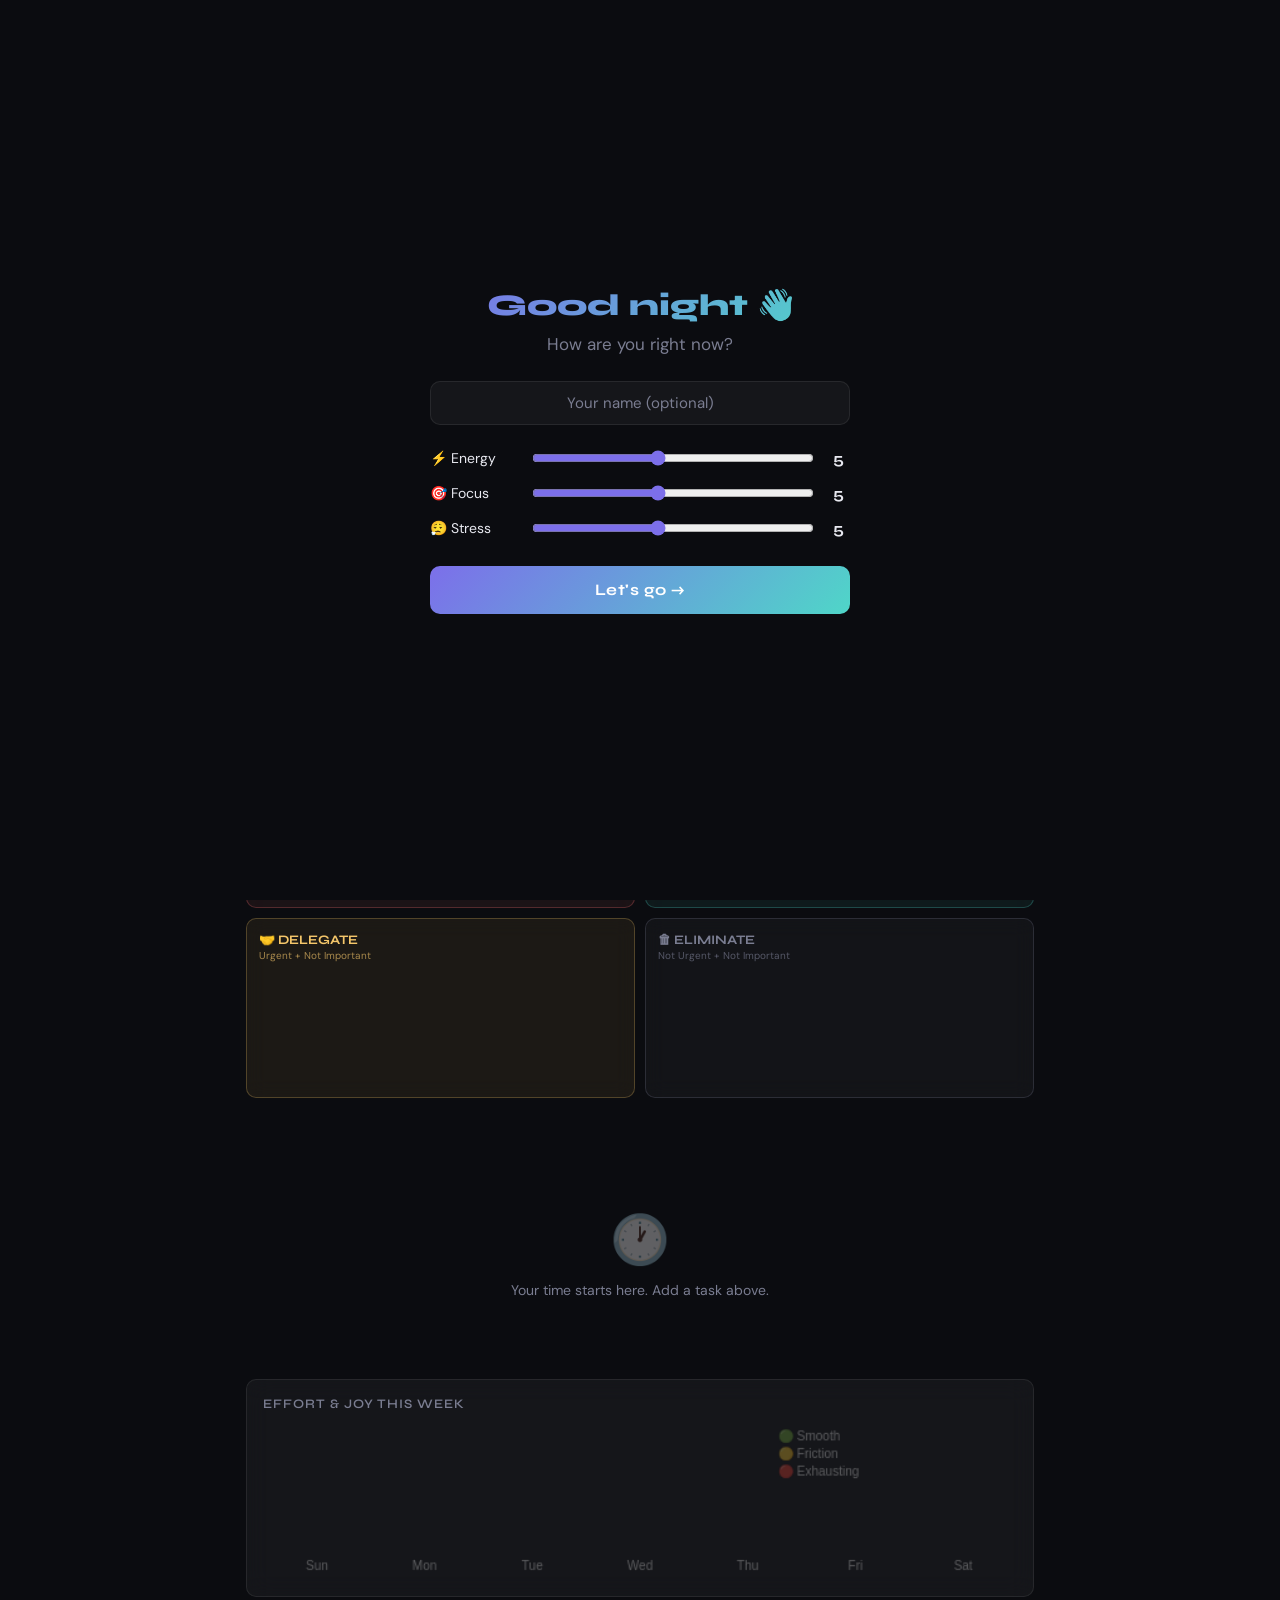
<file: index.html>
<!DOCTYPE html>
<html lang="en" data-theme="dark">
<head>
  <meta charset="UTF-8" />
  <meta name="viewport" content="width=device-width, initial-scale=1.0" />
  <title>MeTime+ — Your time. Your flow.</title>
  <link rel="preconnect" href="https://fonts.googleapis.com" />
  <link href="https://fonts.googleapis.com/css2?family=Syne:wght@400;600;700;800&family=DM+Sans:ital,wght@0,300;0,400;0,500;1,300&display=swap" rel="stylesheet" />
  <link rel="stylesheet" href="Style.css" />
</head>
<body>

  <!-- ============================================================
       ANIMATED BACKGROUND ORBS + PARTICLES
  ============================================================ -->
  <div id="bg-canvas" aria-hidden="true">
    <div class="orb orb1"></div>
    <div class="orb orb2"></div>
    <div class="orb orb3"></div>
    <svg id="particle-svg" xmlns="http://www.w3.org/2000/svg" aria-hidden="true"></svg>
  </div>

  <!-- Confetti canvas (sits above everything, pointer-events:none) -->
  <canvas id="confetti-canvas" aria-hidden="true"></canvas>

  <!-- ============================================================
       MOOD CHECK-IN OVERLAY  (full-screen, shown once per day)
  ============================================================ -->
  <div id="mood-overlay" class="mood-overlay" role="dialog" aria-modal="true" aria-label="Daily mood check-in" hidden>
    <div class="mood-content">
      <div class="mood-greeting" id="mood-greeting">Good morning 👋</div>
      <div class="mood-question">How are you right now?</div>
      <div class="mood-name-row">
        <input type="text" id="mood-name-input" class="mood-name-input"
               placeholder="Your name (optional)" maxlength="30" />
      </div>
      <div class="mood-sliders">
        <div class="mood-slider-row">
          <label for="mood-energy">⚡ Energy</label>
          <input type="range" id="mood-energy" min="1" max="10" value="5" />
          <span id="mood-energy-val">5</span>
        </div>
        <div class="mood-slider-row">
          <label for="mood-focus">🎯 Focus</label>
          <input type="range" id="mood-focus" min="1" max="10" value="5" />
          <span id="mood-focus-val">5</span>
        </div>
        <div class="mood-slider-row">
          <label for="mood-stress">😮‍💨 Stress</label>
          <input type="range" id="mood-stress" min="1" max="10" value="5" />
          <span id="mood-stress-val">5</span>
        </div>
      </div>
      <button class="mood-submit-btn" id="mood-submit">Let's go →</button>
    </div>
  </div>

  <!-- ============================================================
       MONK MODE OVERLAY  (full-screen focus)
  ============================================================ -->
  <div id="monk-overlay" class="monk-overlay" role="dialog" aria-modal="true"
       aria-label="Monk mode focus" hidden>
    <div class="monk-content">
      <div class="monk-label">MONK MODE</div>
      <div class="monk-task-title" id="monk-task-title">Select a task to focus on</div>
      <div id="monk-subtasks" class="monk-subtasks"></div>
      <!-- Pomodoro ring inside monk mode -->
      <div class="monk-pomo-wrap">
        <svg viewBox="0 0 160 160" xmlns="http://www.w3.org/2000/svg"
             class="pomo-svg" aria-label="Pomodoro timer ring">
          <circle class="ring-bg"   cx="80" cy="80" r="70"/>
          <circle class="ring-fill" id="monk-pomo-ring" cx="80" cy="80" r="70"/>
        </svg>
        <div class="pomo-time" id="monk-pomo-time">25:00</div>
      </div>
      <div class="monk-pomo-controls">
        <button class="pomo-btn start" id="monk-pomo-start">Start</button>
        <button class="pomo-btn"       id="monk-pomo-reset">Reset</button>
      </div>
      <button class="monk-exit-btn" id="monk-exit">Exit Monk Mode  (Esc)</button>
    </div>
  </div>

  <!-- ============================================================
       DONE WALL  (full-page view)
  ============================================================ -->
  <div id="done-wall" class="done-wall" hidden>
    <div class="done-wall-inner">
      <div class="done-wall-header">
        <button class="icon-btn" id="done-wall-back" aria-label="Back to app">← Back</button>
        <h2 class="done-wall-title">🏆 Done Wall</h2>
        <button class="celebrate-btn" id="celebrate-btn">Celebrate 🎉</button>
      </div>
      <!-- Lifetime stats card -->
      <div class="lifetime-stats-card" id="lifetime-stats"></div>
      <!-- Search inside done wall -->
      <input type="text" class="done-wall-search" id="done-wall-search"
             placeholder="Search completed tasks…" aria-label="Search done wall" />
      <div id="done-wall-list" class="done-wall-list" role="list"></div>
    </div>
  </div>

  <!-- ============================================================
       KEYBOARD SHORTCUTS MODAL
  ============================================================ -->
  <div id="kb-modal" class="modal-overlay" hidden
       role="dialog" aria-modal="true" aria-label="Keyboard shortcuts">
    <div class="modal-card kb-modal-card">
      <div class="modal-header">
        <h3>⌨ Keyboard Shortcuts</h3>
        <button class="icon-btn modal-close" data-close="kb-modal" aria-label="Close">✕</button>
      </div>
      <div class="kb-list">
        <div class="kb-row"><span>Focus task input</span>      <kbd>N</kbd></div>
        <div class="kb-row"><span>Search tasks</span>          <kbd>Ctrl+K</kbd></div>
        <div class="kb-row"><span>Toggle theme</span>          <kbd>T</kbd></div>
        <div class="kb-row"><span>Toggle Monk Mode</span>      <kbd>M</kbd></div>
        <div class="kb-row"><span>Toggle soundscape</span>     <kbd>S</kbd></div>
        <div class="kb-row"><span>Pomodoro start/pause</span>  <kbd>P</kbd></div>
        <div class="kb-row"><span>This help modal</span>       <kbd>?</kbd></div>
        <div class="kb-row"><span>Close any panel</span>       <kbd>Esc</kbd></div>
      </div>
      <button class="add-btn" onclick="closeModal('kb-modal')"
              style="width:100%;margin-top:16px">Got it</button>
    </div>
  </div>

  <!-- ============================================================
       DECAY DECISION MODAL
  ============================================================ -->
  <div id="decay-modal" class="modal-overlay" hidden
       role="dialog" aria-modal="true" aria-label="Dormant task decision">
    <div class="modal-card">
      <div class="modal-header">
        <h3>🌫 Dormant Task</h3>
        <button class="icon-btn modal-close" data-close="decay-modal" aria-label="Close">✕</button>
      </div>
      <p id="decay-modal-msg" class="decay-msg"></p>
      <div class="decay-actions">
        <button class="pomo-btn start"   id="decay-reschedule">📅 Reschedule</button>
        <button class="pomo-btn"         id="decay-keep">Keep It</button>
        <button class="pomo-btn del-btn" id="decay-delete">Release</button>
      </div>
    </div>
  </div>

  <!-- ============================================================
       IMPORT CONFIRM MODAL
  ============================================================ -->
  <div id="import-modal" class="modal-overlay" hidden
       role="dialog" aria-modal="true" aria-label="Import confirmation">
    <div class="modal-card">
      <div class="modal-header">
        <h3>⚠ Import Tasks</h3>
        <button class="icon-btn modal-close" data-close="import-modal" aria-label="Close">✕</button>
      </div>
      <p style="color:var(--muted);font-size:14px;margin-bottom:20px">
        This will merge imported tasks with your existing data. Continue?
      </p>
      <div class="decay-actions">
        <button class="pomo-btn start" id="import-confirm">Import</button>
        <button class="pomo-btn" onclick="closeModal('import-modal')">Cancel</button>
      </div>
    </div>
  </div>

  <!-- ============================================================
       NOTES SLIDE-IN PANEL
  ============================================================ -->
  <div id="notes-overlay" class="notes-overlay" aria-label="Task notes panel">
    <div class="notes-panel" role="complementary">
      <div class="notes-header">
        <div class="notes-title">📝 Notes</div>
        <button class="icon-btn" id="notes-close" aria-label="Close notes">✕</button>
      </div>
      <div class="notes-task-label" id="notes-task-label">No task selected</div>
      <textarea class="notes-textarea" id="notes-textarea"
                placeholder="Write your notes here… (auto-saved)"
                aria-label="Task notes"></textarea>
    </div>
  </div>

  <!-- ============================================================
       POMODORO MODAL
  ============================================================ -->
  <div id="pomo-overlay" class="pomo-overlay" hidden
       role="dialog" aria-modal="true" aria-label="Pomodoro timer">
    <div class="pomo-card">
      <div class="pomo-title">🍅 Pomodoro Focus</div>
      <div class="pomo-task-name" id="pomo-task-name">Task name</div>
      <div class="pomo-ring-wrap">
        <svg viewBox="0 0 160 160" xmlns="http://www.w3.org/2000/svg"
             class="pomo-svg" aria-label="Countdown ring">
          <circle class="ring-bg"   cx="80" cy="80" r="70"/>
          <circle class="ring-fill" id="pomo-ring" cx="80" cy="80" r="70"/>
        </svg>
        <div class="pomo-time" id="pomo-time">25:00</div>
      </div>
      <div class="pomo-controls">
        <button class="pomo-btn start" id="pomo-start">Start</button>
        <button class="pomo-btn"       id="pomo-reset">Reset</button>
      </div>
      <button class="pomo-btn close-pomo" id="pomo-close">Close</button>
    </div>
  </div>

  <!-- ============================================================
       MAIN APP
  ============================================================ -->
  <div class="app-wrapper" id="main-app">

    <!-- ── HEADER ───────────────────────────────────────────── -->
    <header class="top-bar">

      <!-- LOGO -->
      <div class="logo">
        <div class="logo-mark">
          <!--
            MeTime+ Logo: A clock/hourglass merged with a person silhouette
            inside a soft rounded-square, purple-to-teal gradient ring.
            Symbolises: personal time, flow, mindful productivity.
          -->
          <svg viewBox="0 0 44 44" fill="none" xmlns="http://www.w3.org/2000/svg"
               aria-label="MeTime+ logo" width="44" height="44">
            <defs>
              <linearGradient id="mt-grad1" x1="0" y1="0" x2="44" y2="44" gradientUnits="userSpaceOnUse">
                <stop offset="0%"   stop-color="#7c6fea"/>
                <stop offset="100%" stop-color="#4fd6c8"/>
              </linearGradient>
              <linearGradient id="mt-grad2" x1="0" y1="0" x2="44" y2="44" gradientUnits="userSpaceOnUse">
                <stop offset="0%"   stop-color="#7c6fea" stop-opacity="0.18"/>
                <stop offset="100%" stop-color="#4fd6c8" stop-opacity="0.18"/>
              </linearGradient>
            </defs>
            <!-- Background rounded square -->
            <rect x="2" y="2" width="40" height="40" rx="12"
                  fill="url(#mt-grad2)" stroke="url(#mt-grad1)" stroke-width="1.8"/>
            <!-- Clock outer ring -->
            <circle cx="22" cy="22" r="13" stroke="url(#mt-grad1)" stroke-width="1.8" fill="none"/>
            <!-- Clock hands — pointing to ~10:10 (optimal, positive connotation) -->
            <line x1="22" y1="22" x2="16.5" y2="16" stroke="url(#mt-grad1)"
                  stroke-width="2" stroke-linecap="round"/>
            <line x1="22" y1="22" x2="27.5" y2="16.5" stroke="url(#mt-grad1)"
                  stroke-width="2" stroke-linecap="round"/>
            <!-- Center dot -->
            <circle cx="22" cy="22" r="2" fill="url(#mt-grad1)"/>
            <!-- Upward sparkle / "+" accent top-right -->
            <text x="33" y="12" font-size="9" fill="url(#mt-grad1)"
                  font-family="Syne,sans-serif" font-weight="800">+</text>
            <!-- Small tick marks at 12,3,6,9 -->
            <line x1="22" y1="9.5"  x2="22" y2="11.5" stroke="url(#mt-grad1)" stroke-width="1.4" stroke-linecap="round"/>
            <line x1="34.5" y1="22" x2="32.5" y2="22" stroke="url(#mt-grad1)" stroke-width="1.4" stroke-linecap="round"/>
            <line x1="22" y1="34.5" x2="22" y2="32.5" stroke="url(#mt-grad1)" stroke-width="1.4" stroke-linecap="round"/>
            <line x1="9.5"  y1="22" x2="11.5" y2="22" stroke="url(#mt-grad1)" stroke-width="1.4" stroke-linecap="round"/>
          </svg>
        </div>
        <div class="logo-text-wrap">
          <div class="logo-text">MeTime<span class="logo-plus">+</span></div>
          <div class="logo-tagline">Your time. Your flow.</div>
        </div>
      </div>

      <!-- ZEN SCORE -->
      <div class="zen-score-wrap" id="zen-score-wrap">
        <div class="zen-score-label">ZEN SCORE</div>
        <div class="zen-score-value" id="zen-score-value">—</div>
        <div class="zen-score-msg"   id="zen-score-msg">Calculating…</div>
      </div>

      <!-- TOP ACTION BUTTONS -->
      <div class="top-actions">
        <button class="icon-btn" id="matrix-toggle-btn" title="Matrix View (Eisenhower)" aria-label="Toggle matrix view">⊞</button>
        <button class="icon-btn" id="monk-btn"          title="Monk Mode (M)"           aria-label="Enter monk mode">🧘</button>
        <button class="icon-btn" id="done-wall-btn"     title="Done Wall"                aria-label="Open done wall">🏆</button>
        <button class="icon-btn" id="theme-btn"         title="Toggle theme (T)"         aria-label="Toggle dark/light theme">🌙</button>
        <button class="icon-btn" id="kb-btn"            title="Keyboard shortcuts (?)"   aria-label="Open keyboard shortcuts">⌨</button>
        <button class="icon-btn" id="export-btn"        title="Export tasks"             aria-label="Export tasks">↑</button>
        <button class="icon-btn" id="import-btn"        title="Import tasks"             aria-label="Import tasks">↓</button>
        <input  type="file"      id="import-file-input" accept=".json" hidden aria-hidden="true"/>
        <button class="icon-btn" id="clear-done-btn"    title="Archive completed tasks"  aria-label="Archive completed">🗑</button>
      </div>
    </header>

    <!-- ── WORKSPACE TABS ───────────────────────────────────── -->
    <div class="workspace-tabs" role="tablist" aria-label="Workspaces">
      <button class="ws-tab active" data-ws="all"      role="tab" aria-selected="true">All</button>
      <button class="ws-tab"        data-ws="work"     role="tab" aria-selected="false">💼 Work</button>
      <button class="ws-tab"        data-ws="personal" role="tab" aria-selected="false">🏠 Personal</button>
      <button class="ws-tab"        data-ws="study"    role="tab" aria-selected="false">📚 Study</button>
    </div>

    <!-- ── STATS BAR ────────────────────────────────────────── -->
    <div class="stats-bar" aria-label="Task statistics">
      <div class="stat-card accent">
        <div class="stat-label">Total</div>
        <div class="stat-value" id="stat-total">0</div>
        <div class="stat-sub">tasks</div>
      </div>
      <div class="stat-card success">
        <div class="stat-label">Done</div>
        <div class="stat-value" id="stat-done">0</div>
        <div class="stat-sub">completed</div>
      </div>
      <div class="stat-card warn">
        <div class="stat-label">Overdue</div>
        <div class="stat-value" id="stat-overdue">0</div>
        <div class="stat-sub">need attention</div>
      </div>
      <div class="stat-card accent2">
        <div class="stat-label">Streak</div>
        <div class="stat-value" id="stat-streak">0</div>
        <div class="stat-sub">days</div>
      </div>
    </div>

    <!-- ── PROGRESS BAR ─────────────────────────────────────── -->
    <div class="progress-wrap" aria-label="Overall completion progress">
      <div class="progress-header">
        <span>Overall Progress</span>
        <span id="progress-pct">0%</span>
      </div>
      <div class="progress-track" role="progressbar" aria-valuenow="0" aria-valuemin="0" aria-valuemax="100">
        <div class="progress-fill" id="progress-fill" style="width:0%"></div>
      </div>
    </div>

    <!-- ── ENERGY SUGGESTION BAR ────────────────────────────── -->
    <div class="energy-suggestion" id="energy-suggestion" aria-live="polite"></div>

    <!-- ── TOP 3 COMMITMENTS BAR ────────────────────────────── -->
    <div class="top3-bar" id="top3-bar" hidden aria-label="Today's top 3 commitments">
      <div class="top3-label">⭐ Today's Top 3 <span id="top3-lock-icon">🔓</span></div>
      <div id="top3-list" class="top3-list"></div>
      <button class="pomo-btn" id="top3-unlock-btn" hidden aria-label="Unlock top 3">Unlock</button>
    </div>

    <!-- ── SEARCH + SORT ROW ─────────────────────────────────── -->
    <div class="controls-row">
      <div class="search-wrap">
        <span class="search-icon" aria-hidden="true">🔍</span>
        <input type="text" class="search-input" id="search-input"
               placeholder="Search tasks… (Ctrl+K)"
               aria-label="Search tasks" />
      </div>
      <select class="sort-select" id="sort-select" aria-label="Sort tasks">
        <option value="date-added">Sort: Added</option>
        <option value="due-date">Sort: Due Date</option>
        <option value="priority">Sort: Priority</option>
        <option value="alpha">Sort: A–Z</option>
      </select>
    </div>

    <!-- ── FILTER TABS ───────────────────────────────────────── -->
    <div class="filters" role="group" aria-label="Filter tasks">
      <button class="filter-btn active" data-filter="all">All</button>
      <button class="filter-btn" data-filter="pending">Pending</button>
      <button class="filter-btn" data-filter="done">Done</button>
      <button class="filter-btn" data-filter="high">🔴 High</button>
      <button class="filter-btn" data-filter="medium">🟡 Medium</button>
      <button class="filter-btn" data-filter="low">🟢 Low</button>
      <button class="filter-btn" data-filter="overdue">⚠ Overdue</button>
      <button class="filter-btn" data-filter="faded"
              id="faded-filter-btn" hidden>
        🌫 Faded <span id="faded-count"></span>
      </button>
    </div>

    <!-- ── ADD TASK CARD ─────────────────────────────────────── -->
    <div class="add-task-card" role="form" aria-label="Add new task">
      <div class="add-main-row">
        <input type="text" class="task-input" id="task-input"
               placeholder="Add a new task… (Enter to save)"
               aria-label="Task title" autocomplete="off" />
        <button class="add-btn" id="add-btn" aria-label="Add task">+ Add</button>
      </div>
      <div class="add-meta-row">
        <input type="text"  class="meta-input" id="tag-label-input"
               placeholder="🏷 Tag label" aria-label="Tag label" />
        <input type="color" class="meta-color" id="tag-color-input"
               value="#7c6fea" title="Tag colour" aria-label="Tag colour" />
        <input type="date"  class="meta-input" id="date-input"  aria-label="Due date" />
        <input type="time"  class="meta-input" id="time-input"  aria-label="Due time" />
        <select class="priority-select" id="priority-select" aria-label="Priority">
          <option value="medium">🟡 Medium</option>
          <option value="high">🔴 High</option>
          <option value="low">🟢 Low</option>
        </select>
        <select class="priority-select" id="energy-select" aria-label="Energy level">
          <option value="medium">⚡ Med Energy</option>
          <option value="high">⚡⚡ High Energy</option>
          <option value="low">🌙 Low Energy</option>
        </select>
        <select class="priority-select" id="workspace-select" aria-label="Workspace">
          <option value="personal">🏠 Personal</option>
          <option value="work">💼 Work</option>
          <option value="study">📚 Study</option>
        </select>
        <label class="recurring-label" aria-label="Make recurring">
          <input type="checkbox" id="recurring-check" />
          ↻ Recurring
        </label>
      </div>
      <!-- Recurring frequency options (hidden until checked) -->
      <div class="recurring-options" id="recurring-options" hidden>
        <select class="priority-select" id="recurring-freq" aria-label="Recurring frequency">
          <option value="daily">Daily</option>
          <option value="weekly">Weekly</option>
          <option value="monthly">Monthly</option>
        </select>
      </div>
    </div>

    <!-- ── EISENHOWER MATRIX VIEW (hidden by default) ────────── -->
    <div id="matrix-view" class="matrix-view" hidden aria-label="Eisenhower matrix">
      <div class="matrix-quadrant do-now"    id="matrix-do"       data-q="do">
        <div class="matrix-qheader">🔥 DO NOW<br><small>Urgent + Important</small></div>
        <div class="matrix-task-list"></div>
      </div>
      <div class="matrix-quadrant schedule"  id="matrix-schedule" data-q="schedule">
        <div class="matrix-qheader">📅 SCHEDULE<br><small>Not Urgent + Important</small></div>
        <div class="matrix-task-list"></div>
      </div>
      <div class="matrix-quadrant delegate"  id="matrix-delegate" data-q="delegate">
        <div class="matrix-qheader">🤝 DELEGATE<br><small>Urgent + Not Important</small></div>
        <div class="matrix-task-list"></div>
      </div>
      <div class="matrix-quadrant eliminate" id="matrix-eliminate" data-q="eliminate">
        <div class="matrix-qheader">🗑 ELIMINATE<br><small>Not Urgent + Not Important</small></div>
        <div class="matrix-task-list"></div>
      </div>
    </div>

    <!-- ── TASK LIST ─────────────────────────────────────────── -->
    <div id="task-list" role="list" aria-label="Task list"></div>

    <!-- ── EMPTY STATE ──────────────────────────────────────── -->
    <div class="empty-state" id="empty-state" aria-live="polite">
      <div class="empty-icon">🕐</div>
      <p>Your time starts here. Add a task above.</p>
    </div>

    <!-- ── WEEKLY REFLECTION CHART ──────────────────────────── -->
    <div class="reflection-chart-wrap" id="reflection-chart-wrap">
      <div class="chart-title">Effort &amp; Joy this week</div>
      <canvas id="reflection-chart" width="600" height="120"
              aria-label="Weekly reflection bar chart"></canvas>
    </div>

  </div><!-- /app-wrapper -->

  <!-- ============================================================
       SOUNDSCAPE BAR  (persistent bottom strip)
  ============================================================ -->
  <div class="soundscape-bar" id="soundscape-bar" aria-label="Focus soundscapes">
    <button class="sound-toggle" id="sound-toggle"
            title="Toggle soundscape (S)" aria-label="Toggle soundscape">🔈</button>
    <div class="sound-options" role="group" aria-label="Soundscape options">
      <button class="sound-opt active" data-sound="off">Off</button>
      <button class="sound-opt" data-sound="white">White Noise</button>
      <button class="sound-opt" data-sound="rain">Rain</button>
      <button class="sound-opt" data-sound="brown">Brown Noise</button>
    </div>
    <div class="sound-vol-wrap">
      <span class="sound-vol-icon" aria-hidden="true">🔉</span>
      <input type="range" id="sound-volume" min="0" max="100" value="40"
             class="sound-vol-slider" aria-label="Volume" />
    </div>
    <!-- Animated waveform (shown when audio is playing) -->
    <svg id="waveform-svg" class="waveform-svg" viewBox="0 0 120 30"
         xmlns="http://www.w3.org/2000/svg" aria-hidden="true">
      <polyline id="wave-line" class="wave-line"
                points="0,15 20,15 40,15 60,15 80,15 100,15 120,15"/>
    </svg>
  </div>

  <!-- TOAST CONTAINER -->
  <div id="toast-container" class="toast-container"
       aria-live="polite" aria-atomic="false"></div>

  <script src="App.js"></script>
</body>
</html>
</file>
<file: Style.css>
/* ============================================================
   MeTime+ — style.css
   Tagline : Your time. Your flow.
   Design  : Dark cosmic glassmorphism
   Fonts   : Syne (headings) + DM Sans (body) via Google Fonts
   ============================================================ */

/* ── 1. CSS CUSTOM PROPERTIES (DARK THEME DEFAULT) ─────────── */
:root {
  /* Backgrounds */
  --bg:       #0b0c10;
  --bg2:      #12131a;
  --bg3:      #1a1b25;

  /* Glass layers */
  --glass:    rgba(255,255,255,0.045);
  --glass-b:  rgba(255,255,255,0.09);

  /* Borders */
  --border:   rgba(255,255,255,0.08);
  --border-b: rgba(255,255,255,0.18);

  /* Typography */
  --text:     #e8e9f0;
  --muted:    #7a7d91;

  /* Brand palette */
  --accent:   #7c6fea;   /* purple */
  --accent2:  #4fd6c8;   /* teal   */
  --accent3:  #f97171;   /* coral  */
  --gold:     #f4c66a;   /* gold   */
  --success:  #52d68a;   /* green  */
  --warn:     #f9a65a;   /* orange */

  /* Layout */
  --radius:    16px;
  --radius-sm: 10px;
  --shadow:    0 8px 40px rgba(0,0,0,0.5);

  /* Animation */
  --trans:     0.22s cubic-bezier(0.4, 0, 0.2, 1);

  /* Fonts */
  --font-head: 'Syne', sans-serif;
  --font-body: 'DM Sans', sans-serif;
}

/* ── 2. LIGHT THEME OVERRIDES ───────────────────────────────── */
[data-theme="light"] {
  --bg:       #f0f0f7;
  --bg2:      #ffffff;
  --bg3:      #e4e4f0;
  --glass:    rgba(255,255,255,0.70);
  --glass-b:  rgba(255,255,255,0.95);
  --border:   rgba(0,0,0,0.08);
  --border-b: rgba(0,0,0,0.20);
  --text:     #1a1b2e;
  --muted:    #888aaa;
  --shadow:   0 8px 40px rgba(100,100,180,0.15);
}

[data-theme="light"] .orb { opacity: 0.06; }

/* ── 3. RESET ───────────────────────────────────────────────── */
*, *::before, *::after {
  margin: 0; padding: 0;
  box-sizing: border-box;
}

html { scroll-behavior: smooth; }

body {
  font-family: var(--font-body);
  background: var(--bg);
  color: var(--text);
  min-height: 100vh;
  overflow-x: hidden;
  transition: background var(--trans), color var(--trans);
  padding-bottom: 68px; /* space for soundscape bar */
}

/* ── 4. ANIMATED BACKGROUND ─────────────────────────────────── */
#bg-canvas {
  position: fixed;
  inset: 0;
  z-index: 0;
  pointer-events: none;
  overflow: hidden;
}

/* Floating gradient orbs */
.orb {
  position: absolute;
  border-radius: 50%;
  filter: blur(80px);
  opacity: 0.18;
  animation: drift linear infinite;
}
.orb1 { width:520px; height:520px; background:var(--accent);  top:-120px; left:-100px;       animation-duration:28s; }
.orb2 { width:400px; height:400px; background:var(--accent2); bottom:-80px; right:-80px;     animation-duration:35s; animation-direction:reverse; }
.orb3 { width:300px; height:300px; background:var(--accent3); top:40%; left:60%;             animation-duration:22s; opacity:0.10; }

@keyframes drift {
  0%   { transform: translate(0,0)       scale(1);    }
  33%  { transform: translate(40px,-30px) scale(1.05); }
  66%  { transform: translate(-20px,50px) scale(0.97); }
  100% { transform: translate(0,0)       scale(1);    }
}

/* SVG particle field */
#particle-svg {
  position: absolute;
  inset: 0;
  width: 100%;
  height: 100%;
}

/* Confetti canvas */
#confetti-canvas {
  position: fixed;
  inset: 0;
  z-index: 9999;
  pointer-events: none;
}

/* ── 5. LAYOUT ──────────────────────────────────────────────── */
.app-wrapper {
  position: relative;
  z-index: 1;
  max-width: 820px;
  margin: 0 auto;
  padding: 28px 16px 44px;
}

/* ── 6. HEADER ──────────────────────────────────────────────── */
.top-bar {
  display: flex;
  align-items: center;
  gap: 16px;
  margin-bottom: 20px;
  flex-wrap: wrap;
}

/* Logo */
.logo {
  display: flex;
  align-items: center;
  gap: 11px;
  flex-shrink: 0;
}

.logo-mark svg { display: block; }

.logo-text-wrap { display: flex; flex-direction: column; }

.logo-text {
  font-family: var(--font-head);
  font-weight: 800;
  font-size: 23px;
  letter-spacing: -0.4px;
  background: linear-gradient(135deg, var(--accent), var(--accent2));
  -webkit-background-clip: text;
  -webkit-text-fill-color: transparent;
  background-clip: text;
  line-height: 1;
}

.logo-plus {
  /* "+" gets a slightly brighter teal accent */
  background: linear-gradient(135deg, var(--accent2), #38c4b4);
  -webkit-background-clip: text;
  -webkit-text-fill-color: transparent;
  background-clip: text;
}

.logo-tagline {
  font-size: 10.5px;
  color: var(--muted);
  font-style: italic;
  letter-spacing: 0.3px;
  margin-top: 2px;
}

/* Zen Score block */
.zen-score-wrap {
  flex: 1;
  text-align: center;
  min-width: 150px;
}

.zen-score-label {
  font-size: 9px;
  letter-spacing: 1.8px;
  color: var(--muted);
  text-transform: uppercase;
  margin-bottom: 2px;
}

.zen-score-value {
  font-family: var(--font-head);
  font-size: 30px;
  font-weight: 800;
  line-height: 1;
  background: linear-gradient(135deg, var(--accent), var(--accent2));
  -webkit-background-clip: text;
  -webkit-text-fill-color: transparent;
  background-clip: text;
}

.zen-score-msg {
  font-size: 11px;
  color: var(--muted);
  font-style: italic;
  margin-top: 2px;
}

/* Top action buttons */
.top-actions {
  display: flex;
  align-items: center;
  gap: 6px;
  flex-wrap: wrap;
}

.icon-btn {
  width: 36px;
  height: 36px;
  border-radius: 9px;
  border: 1px solid var(--border);
  background: var(--glass);
  color: var(--muted);
  cursor: pointer;
  display: flex;
  align-items: center;
  justify-content: center;
  font-size: 15px;
  transition: all var(--trans);
  backdrop-filter: blur(10px);
  flex-shrink: 0;
}
.icon-btn:hover {
  border-color: var(--border-b);
  color: var(--text);
  background: var(--glass-b);
}

/* ── 7. WORKSPACE TABS ──────────────────────────────────────── */
.workspace-tabs {
  display: flex;
  gap: 6px;
  margin-bottom: 18px;
  overflow-x: auto;
  padding-bottom: 2px;
}

.ws-tab {
  padding: 7px 18px;
  border-radius: 99px;
  border: 1px solid var(--border);
  background: transparent;
  color: var(--muted);
  font-family: var(--font-body);
  font-size: 13px;
  cursor: pointer;
  white-space: nowrap;
  transition: all var(--trans);
}
.ws-tab:hover { border-color: var(--border-b); color: var(--text); }
.ws-tab.active {
  background: var(--accent);
  border-color: var(--accent);
  color: #fff;
  font-weight: 500;
}

/* ── 8. STATS BAR ───────────────────────────────────────────── */
.stats-bar {
  display: grid;
  grid-template-columns: repeat(4, 1fr);
  gap: 10px;
  margin-bottom: 18px;
}

.stat-card {
  background: var(--glass);
  border: 1px solid var(--border);
  border-radius: var(--radius-sm);
  padding: 14px;
  backdrop-filter: blur(12px);
  transition: all var(--trans);
}
.stat-card:hover { border-color: var(--border-b); transform: translateY(-2px); }

.stat-label { font-size: 10px; text-transform: uppercase; letter-spacing: 1.2px; color: var(--muted); margin-bottom: 3px; }
.stat-value { font-family: var(--font-head); font-size: 22px; font-weight: 700; color: var(--text); }
.stat-sub   { font-size: 10px; color: var(--muted); margin-top: 1px; }

.stat-card.accent  .stat-value { color: var(--accent);  }
.stat-card.success .stat-value { color: var(--success); }
.stat-card.warn    .stat-value { color: var(--warn);    }
.stat-card.accent2 .stat-value { color: var(--accent2); }

/* ── 9. PROGRESS BAR ────────────────────────────────────────── */
.progress-wrap {
  margin-bottom: 16px;
  background: var(--glass);
  border: 1px solid var(--border);
  border-radius: var(--radius-sm);
  padding: 12px 16px;
  backdrop-filter: blur(12px);
}

.progress-header {
  display: flex;
  justify-content: space-between;
  align-items: center;
  margin-bottom: 8px;
  font-size: 12px;
  color: var(--muted);
}

.progress-header span:last-child {
  font-family: var(--font-head);
  font-weight: 700;
  font-size: 14px;
  color: var(--text);
}

.progress-track {
  height: 7px;
  border-radius: 99px;
  background: var(--border);
  overflow: hidden;
}

.progress-fill {
  height: 100%;
  border-radius: 99px;
  background: linear-gradient(90deg, var(--accent), var(--accent2));
  transition: width 0.5s cubic-bezier(0.4,0,0.2,1);
  position: relative;
  overflow: hidden;
}

/* Shimmer sweep */
.progress-fill::after {
  content: '';
  position: absolute;
  top: 0; bottom: 0;
  right: -40px;
  width: 40px;
  background: linear-gradient(90deg, transparent, rgba(255,255,255,0.35), transparent);
  animation: shimmer 1.8s infinite;
}

@keyframes shimmer {
  0%   { transform: translateX(-120px); }
  100% { transform: translateX(300px);  }
}

/* ── 10. ENERGY SUGGESTION BAR ──────────────────────────────── */
.energy-suggestion {
  background: rgba(124,111,234,0.08);
  border: 1px solid rgba(124,111,234,0.20);
  border-radius: var(--radius-sm);
  padding: 10px 14px;
  font-size: 13px;
  color: var(--accent);
  margin-bottom: 14px;
  transition: all var(--trans);
}
.energy-suggestion:empty { display: none; }

/* ── 11. TOP 3 COMMITMENTS BAR ──────────────────────────────── */
.top3-bar {
  background: rgba(244,198,106,0.07);
  border: 1px solid rgba(244,198,106,0.25);
  border-radius: var(--radius-sm);
  padding: 12px 16px;
  margin-bottom: 14px;
  display: flex;
  align-items: center;
  gap: 14px;
  flex-wrap: wrap;
}

.top3-label {
  font-size: 12px;
  font-weight: 600;
  color: var(--gold);
  text-transform: uppercase;
  letter-spacing: 0.9px;
  white-space: nowrap;
}

.top3-list {
  display: flex;
  gap: 8px;
  flex-wrap: wrap;
  flex: 1;
}

.top3-item {
  font-size: 12px;
  color: var(--gold);
  background: rgba(244,198,106,0.10);
  border: 1px solid rgba(244,198,106,0.20);
  border-radius: 6px;
  padding: 3px 10px;
  white-space: nowrap;
  overflow: hidden;
  text-overflow: ellipsis;
  max-width: 180px;
}

/* ── 12. CONTROLS ROW (search + sort) ──────────────────────── */
.controls-row {
  display: flex;
  gap: 10px;
  margin-bottom: 14px;
}

.search-wrap {
  flex: 1;
  position: relative;
}

.search-icon {
  position: absolute;
  left: 12px; top: 50%;
  transform: translateY(-50%);
  color: var(--muted);
  font-size: 14px;
  pointer-events: none;
}

.search-input {
  width: 100%;
  height: 40px;
  padding: 0 12px 0 36px;
  background: var(--glass);
  border: 1px solid var(--border);
  border-radius: var(--radius-sm);
  color: var(--text);
  font-family: var(--font-body);
  font-size: 14px;
  outline: none;
  transition: all var(--trans);
  backdrop-filter: blur(12px);
}
.search-input::placeholder { color: var(--muted); }
.search-input:focus { border-color: var(--accent); background: var(--glass-b); }

.sort-select {
  height: 40px;
  padding: 0 10px;
  background: var(--glass);
  border: 1px solid var(--border);
  border-radius: var(--radius-sm);
  color: var(--text);
  font-family: var(--font-body);
  font-size: 13px;
  outline: none;
  cursor: pointer;
  backdrop-filter: blur(12px);
}

/* ── 13. FILTER PILLS ───────────────────────────────────────── */
.filters {
  display: flex;
  gap: 7px;
  flex-wrap: wrap;
  margin-bottom: 18px;
}

.filter-btn {
  padding: 6px 14px;
  border-radius: 99px;
  border: 1px solid var(--border);
  background: transparent;
  color: var(--muted);
  font-family: var(--font-body);
  font-size: 12px;
  cursor: pointer;
  transition: all var(--trans);
  white-space: nowrap;
}
.filter-btn:hover { border-color: var(--border-b); color: var(--text); }
.filter-btn.active { background: var(--accent); border-color: var(--accent); color: #fff; font-weight: 500; }

/* ── 14. ADD TASK CARD ──────────────────────────────────────── */
.add-task-card {
  background: var(--glass);
  border: 1px solid var(--border);
  border-radius: var(--radius);
  padding: 18px;
  margin-bottom: 18px;
  backdrop-filter: blur(14px);
  transition: border-color var(--trans);
}
.add-task-card:focus-within { border-color: var(--accent); }

.add-main-row {
  display: flex;
  gap: 10px;
  align-items: center;
  margin-bottom: 12px;
}

.task-input {
  flex: 1;
  background: transparent;
  border: none;
  outline: none;
  font-family: var(--font-body);
  font-size: 16px;
  color: var(--text);
}
.task-input::placeholder { color: var(--muted); }

.add-btn {
  height: 38px;
  padding: 0 18px;
  background: linear-gradient(135deg, var(--accent), #5a4fcf);
  border: none;
  border-radius: var(--radius-sm);
  color: #fff;
  font-family: var(--font-head);
  font-weight: 600;
  font-size: 14px;
  cursor: pointer;
  transition: all var(--trans);
  white-space: nowrap;
}
.add-btn:hover { transform: translateY(-1px); box-shadow: 0 6px 20px rgba(124,111,234,0.4); }
.add-btn:active { transform: translateY(0); }

.add-meta-row {
  display: flex;
  gap: 8px;
  flex-wrap: wrap;
  align-items: center;
}

.meta-input {
  height: 32px;
  padding: 0 10px;
  background: var(--bg3);
  border: 1px solid var(--border);
  border-radius: 8px;
  color: var(--text);
  font-family: var(--font-body);
  font-size: 12px;
  outline: none;
  min-width: 100px;
  transition: border-color var(--trans);
}
.meta-input:focus { border-color: var(--accent); }
.meta-input::placeholder { color: var(--muted); }

.meta-color {
  width: 32px; height: 32px;
  border-radius: 8px;
  border: 1px solid var(--border);
  background: var(--bg3);
  cursor: pointer;
  padding: 2px;
}

.priority-select {
  height: 32px;
  padding: 0 8px;
  background: var(--bg3);
  border: 1px solid var(--border);
  border-radius: 8px;
  color: var(--text);
  font-family: var(--font-body);
  font-size: 12px;
  outline: none;
  cursor: pointer;
}

.recurring-label {
  font-size: 12px;
  color: var(--muted);
  display: flex;
  align-items: center;
  gap: 6px;
  cursor: pointer;
  user-select: none;
}
.recurring-label input[type="checkbox"] { accent-color: var(--accent); width: 14px; height: 14px; }

.recurring-options {
  margin-top: 10px;
  padding-top: 10px;
  border-top: 1px solid var(--border);
}

/* ── 15. TASK LIST ──────────────────────────────────────────── */
#task-list {
  display: flex;
  flex-direction: column;
  gap: 10px;
  min-height: 40px;
}

/* Task card */
.task-item {
  background: var(--glass);
  border: 1px solid var(--border);
  border-radius: var(--radius);
  padding: 14px 16px;
  backdrop-filter: blur(12px);
  transition: all var(--trans);
  position: relative;
  overflow: hidden;
  animation: slideIn 0.28s ease;
}

@keyframes slideIn {
  from { opacity: 0; transform: translateY(-10px); }
  to   { opacity: 1; transform: translateY(0);     }
}

.task-item:hover          { border-color: var(--border-b); transform: translateX(2px); }
.task-item.dragging       { opacity: 0.4; transform: scale(0.98); }
.task-item.drag-over      { border-color: var(--accent); background: rgba(124,111,234,0.08); }

/* Priority stripe */
.task-item::before {
  content: '';
  position: absolute;
  left: 0; top: 0; bottom: 0;
  width: 3px;
  border-radius: 3px 0 0 3px;
}
.task-item.high::before   { background: var(--accent3); }
.task-item.medium::before { background: var(--gold);    }
.task-item.low::before    { background: var(--success); }

/* Completion state */
.task-item.done                { opacity: 0.55; }
.task-item.done .task-main-text { text-decoration: line-through; color: var(--muted); }

/* Faded (decayed) state */
.task-item.faded { opacity: 0.38; filter: grayscale(40%); }

/* Top-3 gold border */
.task-item.commitment { border-color: rgba(244,198,106,0.50); }

/* Energy glow when matching time-of-day suggestion */
.task-item.energy-match {
  box-shadow: 0 0 0 1px rgba(79,214,200,0.28),
              0 0 18px rgba(79,214,200,0.10);
}

/* Top row layout */
.task-top-row {
  display: flex;
  align-items: flex-start;
  gap: 10px;
}

/* Drag handle */
.drag-handle {
  color: var(--border-b);
  cursor: grab;
  font-size: 14px;
  padding: 3px 2px;
  user-select: none;
  flex-shrink: 0;
  margin-top: 2px;
}
.drag-handle:hover { color: var(--muted); }

/* Completion checkbox */
.task-check {
  width: 22px; height: 22px;
  border-radius: 50%;
  border: 2px solid var(--border-b);
  background: transparent;
  cursor: pointer;
  flex-shrink: 0;
  margin-top: 1px;
  display: flex; align-items: center; justify-content: center;
  font-size: 11px;
  transition: all var(--trans);
}
.task-check:hover { border-color: var(--accent); }
.task-item.done .task-check { background: var(--success); border-color: var(--success); color: #fff; }

/* Task body */
.task-body { flex: 1; min-width: 0; }

.task-main-text {
  font-size: 15px;
  color: var(--text);
  margin-bottom: 6px;
  word-break: break-word;
  display: flex;
  align-items: center;
  gap: 7px;
}

.recurring-icon          { font-size: 13px; color: var(--accent2); }
.recurring-streak-badge  { font-size: 10px; background: rgba(249,113,113,0.12); color: var(--accent3); border-radius: 99px; padding: 1px 7px; }

.peak-focus-badge {
  font-size: 10px;
  background: rgba(244,198,106,0.15);
  color: var(--gold);
  border: 1px solid rgba(244,198,106,0.30);
  border-radius: 99px;
  padding: 2px 8px;
}

/* Meta chips row */
.task-meta {
  display: flex;
  flex-wrap: wrap;
  gap: 6px;
  align-items: center;
}

.task-tag {
  font-size: 11px;
  padding: 2px 9px;
  border-radius: 99px;
  font-weight: 500;
}

.task-date-badge {
  font-size: 11px;
  color: var(--muted);
  display: flex;
  align-items: center;
  gap: 3px;
}
.task-date-badge.overdue { color: var(--accent3); }
.task-date-badge.today   { color: var(--gold);    }

.priority-badge {
  font-size: 10px;
  font-weight: 600;
  text-transform: uppercase;
  letter-spacing: 0.8px;
  padding: 2px 8px;
  border-radius: 99px;
}
.priority-badge.high   { background: rgba(249,113,113,0.15); color: var(--accent3); }
.priority-badge.medium { background: rgba(244,198,106,0.15); color: var(--gold);    }
.priority-badge.low    { background: rgba(82,214,138,0.15);  color: var(--success); }

.energy-badge {
  font-size: 10px;
  color: var(--muted);
  background: var(--bg3);
  border-radius: 99px;
  padding: 2px 8px;
}

.ws-badge {
  font-size: 10px;
  padding: 2px 8px;
  border-radius: 99px;
  background: var(--glass-b);
  color: var(--muted);
}

/* Star / commitment button */
.star-btn {
  background: none;
  border: none;
  cursor: pointer;
  font-size: 14px;
  transition: transform var(--trans);
  padding: 2px;
  flex-shrink: 0;
}
.star-btn:hover          { transform: scale(1.25); }
.star-btn.starred        { filter: drop-shadow(0 0 4px var(--gold)); }
.star-btn.star-disabled  { opacity: 0.28; cursor: not-allowed; }

/* Action buttons (revealed on hover) */
.task-actions {
  display: flex;
  gap: 4px;
  align-items: center;
  opacity: 0;
  transition: opacity var(--trans);
}
.task-item:hover .task-actions { opacity: 1; }

.task-act-btn {
  width: 28px; height: 28px;
  border-radius: 7px;
  border: 1px solid var(--border);
  background: transparent;
  color: var(--muted);
  cursor: pointer;
  display: flex; align-items: center; justify-content: center;
  font-size: 12px;
  transition: all var(--trans);
}
.task-act-btn:hover            { border-color: var(--border-b); color: var(--text); background: var(--glass-b); }
.task-act-btn.del:hover        { color: var(--accent3); border-color: var(--accent3); }
.task-act-btn.pomo-act:hover   { color: var(--gold);    border-color: var(--gold);    }

/* Subtask toggle button */
.subtask-toggle-btn {
  background: none;
  border: none;
  cursor: pointer;
  font-size: 11px;
  color: var(--muted);
  display: flex;
  align-items: center;
  gap: 4px;
  padding: 0;
  margin-top: 5px;
  transition: color var(--trans);
}
.subtask-toggle-btn:hover { color: var(--text); }

/* Subtask progress bar */
.subtask-progress-bar  { height: 3px; background: var(--border); border-radius: 99px; overflow: hidden; margin-top: 6px; }
.subtask-progress-fill { height: 100%; background: linear-gradient(90deg, var(--accent), var(--accent2)); border-radius: 99px; transition: width 0.4s ease; }

/* Subtask list */
.subtask-list {
  margin-top: 10px;
  padding-top: 10px;
  border-top: 1px solid var(--border);
  display: flex;
  flex-direction: column;
  gap: 6px;
  animation: slideIn 0.2s ease;
}

.subtask-row {
  display: flex;
  align-items: center;
  gap: 8px;
  font-size: 13px;
}

.subtask-check {
  width: 16px; height: 16px;
  border-radius: 4px;
  border: 1.5px solid var(--border-b);
  cursor: pointer;
  flex-shrink: 0;
  display: flex; align-items: center; justify-content: center;
  font-size: 10px;
  transition: all var(--trans);
}
.subtask-check.done-sub { background: var(--accent2); border-color: var(--accent2); color: #fff; }
.subtask-text.done-sub  { text-decoration: line-through; color: var(--muted); }

.add-subtask-row { display: flex; gap: 6px; margin-top: 6px; }

.subtask-input {
  flex: 1;
  height: 26px;
  padding: 0 8px;
  background: var(--bg3);
  border: 1px solid var(--border);
  border-radius: 6px;
  color: var(--text);
  font-family: var(--font-body);
  font-size: 12px;
  outline: none;
}
.subtask-input:focus { border-color: var(--accent2); }

.subtask-add-btn {
  height: 26px;
  padding: 0 10px;
  background: rgba(79,214,200,0.10);
  border: 1px solid rgba(79,214,200,0.25);
  border-radius: 6px;
  color: var(--accent2);
  font-size: 12px;
  cursor: pointer;
  transition: all var(--trans);
}
.subtask-add-btn:hover { background: rgba(79,214,200,0.22); }

/* Note snippet */
.task-note {
  margin-top: 8px;
  font-size: 12px;
  color: var(--muted);
  font-style: italic;
  padding-left: 8px;
  border-left: 2px solid var(--border);
}

/* Reflection micro-prompt */
.reflection-prompt {
  margin-top: 10px;
  padding-top: 10px;
  border-top: 1px solid var(--border);
  display: flex;
  align-items: center;
  gap: 8px;
  font-size: 12px;
  color: var(--muted);
  flex-wrap: wrap;
}

.reflect-btn {
  padding: 4px 10px;
  border-radius: 99px;
  border: 1px solid var(--border);
  background: transparent;
  color: var(--text);
  font-size: 12px;
  cursor: pointer;
  transition: all var(--trans);
}
.reflect-btn:hover { background: var(--glass-b); }

/* ── 16. EMPTY STATE ────────────────────────────────────────── */
.empty-state {
  text-align: center;
  padding: 52px 0;
  color: var(--muted);
  display: none;
}
.empty-state.visible { display: block; }
.empty-icon { font-size: 48px; margin-bottom: 10px; opacity: 0.35; }
.empty-state p { font-size: 14px; }

/* ── 17. WEEKLY REFLECTION CHART ────────────────────────────── */
.reflection-chart-wrap {
  margin-top: 28px;
  background: var(--glass);
  border: 1px solid var(--border);
  border-radius: var(--radius-sm);
  padding: 16px;
  backdrop-filter: blur(12px);
}

.chart-title {
  font-family: var(--font-head);
  font-size: 13px;
  font-weight: 600;
  color: var(--muted);
  text-transform: uppercase;
  letter-spacing: 1px;
  margin-bottom: 12px;
}

#reflection-chart { width: 100%; height: auto; }

/* ── 18. EISENHOWER MATRIX VIEW ─────────────────────────────── */
.matrix-view {
  display: grid;
  grid-template-columns: 1fr 1fr;
  gap: 10px;
  margin-bottom: 18px;
  animation: slideIn 0.3s ease;
}

.matrix-quadrant {
  border-radius: var(--radius-sm);
  border: 1px solid var(--border);
  min-height: 180px;
  padding: 12px;
  backdrop-filter: blur(10px);
}

.matrix-quadrant.do-now    { background: rgba(249,113,113,0.07); border-color: rgba(249,113,113,0.25); }
.matrix-quadrant.schedule  { background: rgba(79,214,200,0.07);  border-color: rgba(79,214,200,0.25);  }
.matrix-quadrant.delegate  { background: rgba(244,198,106,0.07); border-color: rgba(244,198,106,0.25); }
.matrix-quadrant.eliminate { background: rgba(122,125,145,0.07); border-color: rgba(122,125,145,0.25); }

.matrix-qheader { font-family: var(--font-head); font-size: 13px; font-weight: 700; margin-bottom: 10px; line-height: 1.4; }
.matrix-qheader small { font-family: var(--font-body); font-size: 10px; font-weight: 400; opacity: 0.65; display: block; }

.matrix-quadrant.do-now    .matrix-qheader { color: var(--accent3); }
.matrix-quadrant.schedule  .matrix-qheader { color: var(--accent2); }
.matrix-quadrant.delegate  .matrix-qheader { color: var(--gold);    }
.matrix-quadrant.eliminate .matrix-qheader { color: var(--muted);   }

.matrix-task-list { display: flex; flex-direction: column; gap: 6px; }

.matrix-task-chip {
  background: var(--glass-b);
  border: 1px solid var(--border);
  border-radius: 7px;
  padding: 6px 10px;
  font-size: 12px;
  cursor: grab;
  transition: all var(--trans);
}
.matrix-task-chip:hover    { background: var(--glass); border-color: var(--border-b); }
.matrix-task-chip.drag-over{ border-color: var(--accent); }

/* ── 19. POMODORO MODAL ─────────────────────────────────────── */
.pomo-overlay {
  position: fixed;
  inset: 0;
  z-index: 200;
  background: rgba(0,0,0,0.72);
  backdrop-filter: blur(6px);
  display: flex;
  align-items: center;
  justify-content: center;
}
.pomo-overlay[hidden] { display: none; }

.pomo-card {
  background: var(--bg2);
  border: 1px solid var(--border-b);
  border-radius: 24px;
  padding: 32px 40px;
  text-align: center;
  max-width: 320px;
  width: 90%;
  box-shadow: var(--shadow);
  animation: popIn 0.25s ease;
}

@keyframes popIn {
  from { opacity: 0; transform: scale(0.9); }
  to   { opacity: 1; transform: scale(1);   }
}

.pomo-title     { font-family: var(--font-head); font-size: 12px; font-weight: 600; color: var(--muted); text-transform: uppercase; letter-spacing: 1.5px; margin-bottom: 20px; }
.pomo-task-name { font-size: 14px; color: var(--text); margin-bottom: 24px; opacity: 0.85; }

.pomo-ring-wrap {
  position: relative;
  width: 160px; height: 160px;
  margin: 0 auto 24px;
}

.pomo-svg { width: 160px; height: 160px; position: absolute; inset: 0; overflow: visible; }

/* SVG ring */
.ring-bg   { fill: none; stroke: var(--border); stroke-width: 8; }
.ring-fill {
  fill: none;
  stroke: var(--accent);
  stroke-width: 8;
  stroke-linecap: round;
  stroke-dasharray: 440;
  stroke-dashoffset: 0;
  transform: rotate(-90deg);
  transform-origin: 80px 80px;
  transition: stroke-dashoffset 1s linear, stroke 0.3s;
}

.pomo-time {
  position: absolute;
  inset: 0;
  display: flex;
  align-items: center;
  justify-content: center;
  font-family: var(--font-head);
  font-size: 32px;
  font-weight: 700;
  color: var(--text);
}

.pomo-controls { display: flex; gap: 10px; justify-content: center; }

.pomo-btn {
  padding: 9px 20px;
  border-radius: 9px;
  border: 1px solid var(--border);
  background: var(--glass);
  color: var(--text);
  font-family: var(--font-head);
  font-weight: 600;
  font-size: 13px;
  cursor: pointer;
  transition: all var(--trans);
}
.pomo-btn.start   { background: var(--accent); border-color: var(--accent); color: #fff; }
.pomo-btn:hover   { transform: translateY(-1px); }
.pomo-btn.del-btn { background: rgba(249,113,113,0.10); border-color: rgba(249,113,113,0.30); color: var(--accent3); }
.pomo-btn.close-pomo { margin-top: 14px; font-size: 11px; color: var(--muted); background: none; border: none; display: block; width: 100%; }

/* ── 20. NOTES PANEL ────────────────────────────────────────── */
.notes-overlay {
  position: fixed;
  inset: 0;
  z-index: 150;
  background: rgba(0,0,0,0.50);
  display: none;
}
.notes-overlay.open { display: block; }

.notes-panel {
  position: fixed;
  right: 0; top: 0; bottom: 0;
  width: 340px;
  background: var(--bg2);
  border-left: 1px solid var(--border-b);
  padding: 24px 20px;
  overflow-y: auto;
  transform: translateX(100%);
  transition: transform 0.3s cubic-bezier(0.4,0,0.2,1);
  z-index: 151;
}
.notes-overlay.open .notes-panel { transform: translateX(0); }

.notes-header { display: flex; align-items: center; justify-content: space-between; margin-bottom: 16px; }
.notes-title  { font-family: var(--font-head); font-weight: 700; font-size: 17px; }
.notes-task-label { font-size: 12px; color: var(--muted); margin-bottom: 10px; }

.notes-textarea {
  width: 100%;
  height: 260px;
  background: var(--glass);
  border: 1px solid var(--border);
  border-radius: var(--radius-sm);
  color: var(--text);
  font-family: var(--font-body);
  font-size: 14px;
  padding: 12px;
  outline: none;
  resize: vertical;
  line-height: 1.6;
}
.notes-textarea:focus { border-color: var(--accent); }

/* ── 21. MODAL OVERLAYS ─────────────────────────────────────── */
.modal-overlay {
  position: fixed;
  inset: 0;
  z-index: 300;
  background: rgba(0,0,0,0.72);
  backdrop-filter: blur(6px);
  display: flex;
  align-items: center;
  justify-content: center;
}
.modal-overlay[hidden] { display: none; }

.modal-card {
  background: var(--bg2);
  border: 1px solid var(--border-b);
  border-radius: 20px;
  padding: 28px;
  max-width: 400px;
  width: 92%;
  box-shadow: var(--shadow);
  animation: popIn 0.22s ease;
}
.kb-modal-card { max-width: 380px; }

.modal-header { display: flex; align-items: center; justify-content: space-between; margin-bottom: 18px; }
.modal-header h3 { font-family: var(--font-head); font-size: 16px; font-weight: 700; }

.kb-list { display: flex; flex-direction: column; }
.kb-row  { display: flex; justify-content: space-between; align-items: center; padding: 8px 0; border-bottom: 1px solid var(--border); font-size: 13px; }
.kb-row:last-child { border-bottom: none; }
.kb-row span { color: var(--muted); }

kbd {
  background: var(--bg3);
  border: 1px solid var(--border-b);
  border-radius: 5px;
  padding: 2px 7px;
  font-size: 11px;
  font-family: monospace;
  color: var(--text);
}

.decay-msg     { font-size: 14px; color: var(--muted); margin-bottom: 20px; }
.decay-actions { display: flex; gap: 10px; flex-wrap: wrap; }

/* ── 22. MOOD OVERLAY (full-screen) ─────────────────────────── */
.mood-overlay {
  position: fixed;
  inset: 0;
  z-index: 500;
  background: var(--bg);
  display: flex;
  align-items: center;
  justify-content: center;
  animation: fadeIn 0.4s ease;
}
.mood-overlay[hidden] { display: none; }

@keyframes fadeIn { from { opacity:0; } to { opacity:1; } }

.mood-content {
  max-width: 420px;
  width: 92%;
  text-align: center;
}

.mood-greeting {
  font-family: var(--font-head);
  font-size: 30px;
  font-weight: 800;
  background: linear-gradient(135deg, var(--accent), var(--accent2));
  -webkit-background-clip: text;
  -webkit-text-fill-color: transparent;
  background-clip: text;
  margin-bottom: 10px;
}

.mood-question { font-size: 17px; color: var(--muted); margin-bottom: 26px; }

.mood-name-input {
  width: 100%;
  height: 44px;
  padding: 0 16px;
  background: var(--glass);
  border: 1px solid var(--border);
  border-radius: var(--radius-sm);
  color: var(--text);
  font-family: var(--font-body);
  font-size: 15px;
  outline: none;
  text-align: center;
  margin-bottom: 24px;
  transition: border-color var(--trans);
}
.mood-name-input:focus { border-color: var(--accent); }
.mood-name-input::placeholder { color: var(--muted); }

.mood-sliders {
  display: flex;
  flex-direction: column;
  gap: 16px;
  margin-bottom: 28px;
  text-align: left;
}

.mood-slider-row { display: flex; align-items: center; gap: 12px; }
.mood-slider-row label { font-size: 14px; width: 90px; flex-shrink: 0; }
.mood-slider-row input[type="range"] { flex: 1; accent-color: var(--accent); }
.mood-slider-row span { font-family: var(--font-head); font-weight: 700; font-size: 16px; width: 24px; text-align: center; }

.mood-submit-btn {
  width: 100%;
  height: 48px;
  background: linear-gradient(135deg, var(--accent), var(--accent2));
  border: none;
  border-radius: var(--radius-sm);
  color: #fff;
  font-family: var(--font-head);
  font-weight: 700;
  font-size: 16px;
  cursor: pointer;
  transition: all var(--trans);
  letter-spacing: 0.5px;
}
.mood-submit-btn:hover { transform: translateY(-2px); box-shadow: 0 8px 24px rgba(124,111,234,0.4); }

/* ── 23. MONK MODE (full-screen focus) ──────────────────────── */
.monk-overlay {
  position: fixed;
  inset: 0;
  z-index: 400;
  background: #050508;
  display: flex;
  align-items: center;
  justify-content: center;
  animation: fadeIn 0.4s ease;
}
.monk-overlay[hidden] { display: none !important; }

.monk-content { text-align: center; max-width: 500px; width: 92%; }

.monk-label { font-size: 10px; letter-spacing: 4px; color: rgba(255,255,255,0.18); text-transform: uppercase; margin-bottom: 18px; }

.monk-task-title {
  font-family: var(--font-head);
  font-size: 24px;
  font-weight: 800;
  color: rgba(255,255,255,0.88);
  margin-bottom: 18px;
  line-height: 1.35;
}

.monk-subtasks {
  display: flex;
  flex-direction: column;
  gap: 8px;
  margin-bottom: 26px;
  max-height: 200px;
  overflow-y: auto;
}

.monk-subtask-row {
  display: flex;
  align-items: center;
  gap: 10px;
  font-size: 14px;
  color: rgba(255,255,255,0.45);
  padding: 6px 12px;
  border-radius: 8px;
  background: rgba(255,255,255,0.04);
}

.monk-pomo-wrap {
  position: relative;
  width: 180px; height: 180px;
  margin: 0 auto 18px;
}

.monk-pomo-wrap .pomo-svg { width: 180px; height: 180px; }

.monk-pomo-controls { display: flex; gap: 12px; justify-content: center; margin-bottom: 26px; }

.monk-exit-btn {
  background: none;
  border: 1px solid rgba(255,255,255,0.10);
  border-radius: 8px;
  color: rgba(255,255,255,0.22);
  padding: 8px 20px;
  font-family: var(--font-body);
  font-size: 12px;
  cursor: pointer;
  transition: all var(--trans);
}
.monk-exit-btn:hover { color: rgba(255,255,255,0.50); border-color: rgba(255,255,255,0.20); }

/* ── 24. DONE WALL (full-page) ──────────────────────────────── */
.done-wall {
  position: fixed;
  inset: 0;
  z-index: 350;
  background: var(--bg);
  overflow-y: auto;
}
.done-wall[hidden] { display: none !important; }

.done-wall-inner {
  max-width: 720px;
  margin: 0 auto;
  padding: 28px 16px;
}

.done-wall-header {
  display: flex;
  align-items: center;
  gap: 16px;
  margin-bottom: 24px;
  flex-wrap: wrap;
}

.done-wall-title { font-family: var(--font-head); font-size: 24px; font-weight: 800; flex: 1; }

.celebrate-btn {
  padding: 8px 20px;
  border-radius: var(--radius-sm);
  border: 1px solid rgba(244,198,106,0.30);
  background: rgba(244,198,106,0.10);
  color: var(--gold);
  font-family: var(--font-head);
  font-weight: 600;
  font-size: 13px;
  cursor: pointer;
  transition: all var(--trans);
}
.celebrate-btn:hover { background: rgba(244,198,106,0.20); }

.lifetime-stats-card {
  background: var(--glass);
  border: 1px solid var(--border);
  border-radius: var(--radius);
  padding: 20px;
  margin-bottom: 20px;
  backdrop-filter: blur(12px);
  display: grid;
  grid-template-columns: repeat(2, 1fr);
  gap: 16px;
}

.lifetime-stat { text-align: center; }
.ls-label { font-size: 11px; text-transform: uppercase; letter-spacing: 1px; color: var(--muted); margin-bottom: 4px; }
.ls-value { font-family: var(--font-head); font-size: 24px; font-weight: 800; color: var(--accent); }

.done-wall-search {
  width: 100%;
  height: 42px;
  padding: 0 14px;
  background: var(--glass);
  border: 1px solid var(--border);
  border-radius: var(--radius-sm);
  color: var(--text);
  font-family: var(--font-body);
  font-size: 14px;
  outline: none;
  margin-bottom: 18px;
  transition: border-color var(--trans);
}
.done-wall-search:focus { border-color: var(--accent); }
.done-wall-search::placeholder { color: var(--muted); }

.done-wall-list { display: flex; flex-direction: column; gap: 8px; }

.done-group-label { font-size: 11px; text-transform: uppercase; letter-spacing: 1.2px; color: var(--muted); margin-top: 16px; margin-bottom: 6px; }

.done-item {
  background: var(--glass);
  border: 1px solid var(--border);
  border-radius: var(--radius-sm);
  padding: 12px 14px;
  backdrop-filter: blur(8px);
  display: flex;
  align-items: center;
  justify-content: space-between;
  gap: 12px;
  flex-wrap: wrap;
  font-size: 14px;
  color: var(--muted);
}
.done-item-title { flex: 1; color: var(--text); }

.reflection-dot { width: 8px; height: 8px; border-radius: 50%; flex-shrink: 0; }
.reflection-dot.smooth     { background: var(--success); }
.reflection-dot.friction   { background: var(--gold);    }
.reflection-dot.exhausting { background: var(--accent3); }

/* ── 25. SOUNDSCAPE BAR ─────────────────────────────────────── */
.soundscape-bar {
  position: fixed;
  bottom: 0; left: 0; right: 0;
  z-index: 100;
  height: 54px;
  background: var(--bg2);
  border-top: 1px solid var(--border);
  display: flex;
  align-items: center;
  gap: 14px;
  padding: 0 20px;
  backdrop-filter: blur(16px);
}

.sound-toggle { background: none; border: none; font-size: 18px; cursor: pointer; color: var(--muted); transition: color var(--trans); }
.sound-toggle:hover { color: var(--text); }

.sound-options { display: flex; gap: 6px; }

.sound-opt {
  padding: 4px 12px;
  border-radius: 99px;
  border: 1px solid var(--border);
  background: transparent;
  color: var(--muted);
  font-size: 11px;
  cursor: pointer;
  transition: all var(--trans);
  white-space: nowrap;
}
.sound-opt:hover { border-color: var(--border-b); color: var(--text); }
.sound-opt.active { background: var(--accent); border-color: var(--accent); color: #fff; }

.sound-vol-wrap { display: flex; align-items: center; gap: 8px; flex: 1; max-width: 180px; }
.sound-vol-icon { font-size: 14px; color: var(--muted); }
.sound-vol-slider { flex: 1; accent-color: var(--accent); }

.waveform-svg { width: 80px; height: 24px; flex-shrink: 0; }
.wave-line { fill: none; stroke: var(--accent); stroke-width: 1.5; stroke-linecap: round; stroke-linejoin: round; opacity: 0.6; }

/* ── 26. TOAST NOTIFICATIONS ────────────────────────────────── */
.toast-container {
  position: fixed;
  bottom: 68px;
  right: 20px;
  z-index: 999;
  display: flex;
  flex-direction: column-reverse;
  gap: 8px;
}

.toast {
  padding: 10px 18px;
  border-radius: 10px;
  font-size: 13px;
  min-width: 200px;
  max-width: 300px;
  box-shadow: 0 4px 20px rgba(0,0,0,0.4);
  animation: toastIn 0.25s ease, toastOut 0.25s ease 2.75s forwards;
}
.toast.success { background: rgba(82,214,138,0.92);  color: #0a2e1a; }
.toast.info    { background: rgba(79,214,200,0.92);  color: #04342c; }
.toast.warning { background: rgba(244,198,106,0.92); color: #412402; }
.toast.error   { background: rgba(249,113,113,0.92); color: #4a1b0c; }

@keyframes toastIn  { from { opacity:0; transform:translateY(16px); } to { opacity:1; transform:translateY(0); } }
@keyframes toastOut { from { opacity:1; } to { opacity:0; transform:translateY(8px); } }

/* ── 27. RESPONSIVE (≤ 600 px) ─────────────────────────────── */
@media (max-width: 600px) {
  .stats-bar          { grid-template-columns: repeat(2, 1fr); }
  .top-bar            { gap: 10px; }
  .zen-score-wrap     { display: none; }               /* save space on mobile */
  .matrix-view        { grid-template-columns: 1fr; }
  .notes-panel        { width: 100%; }
  .soundscape-bar     { gap: 8px; padding: 0 12px; }
  .sound-options      { display: none; }
  .add-meta-row       { gap: 6px; }
  .top-actions        { gap: 4px; }
  .logo-text          { font-size: 20px; }
}
</file>
